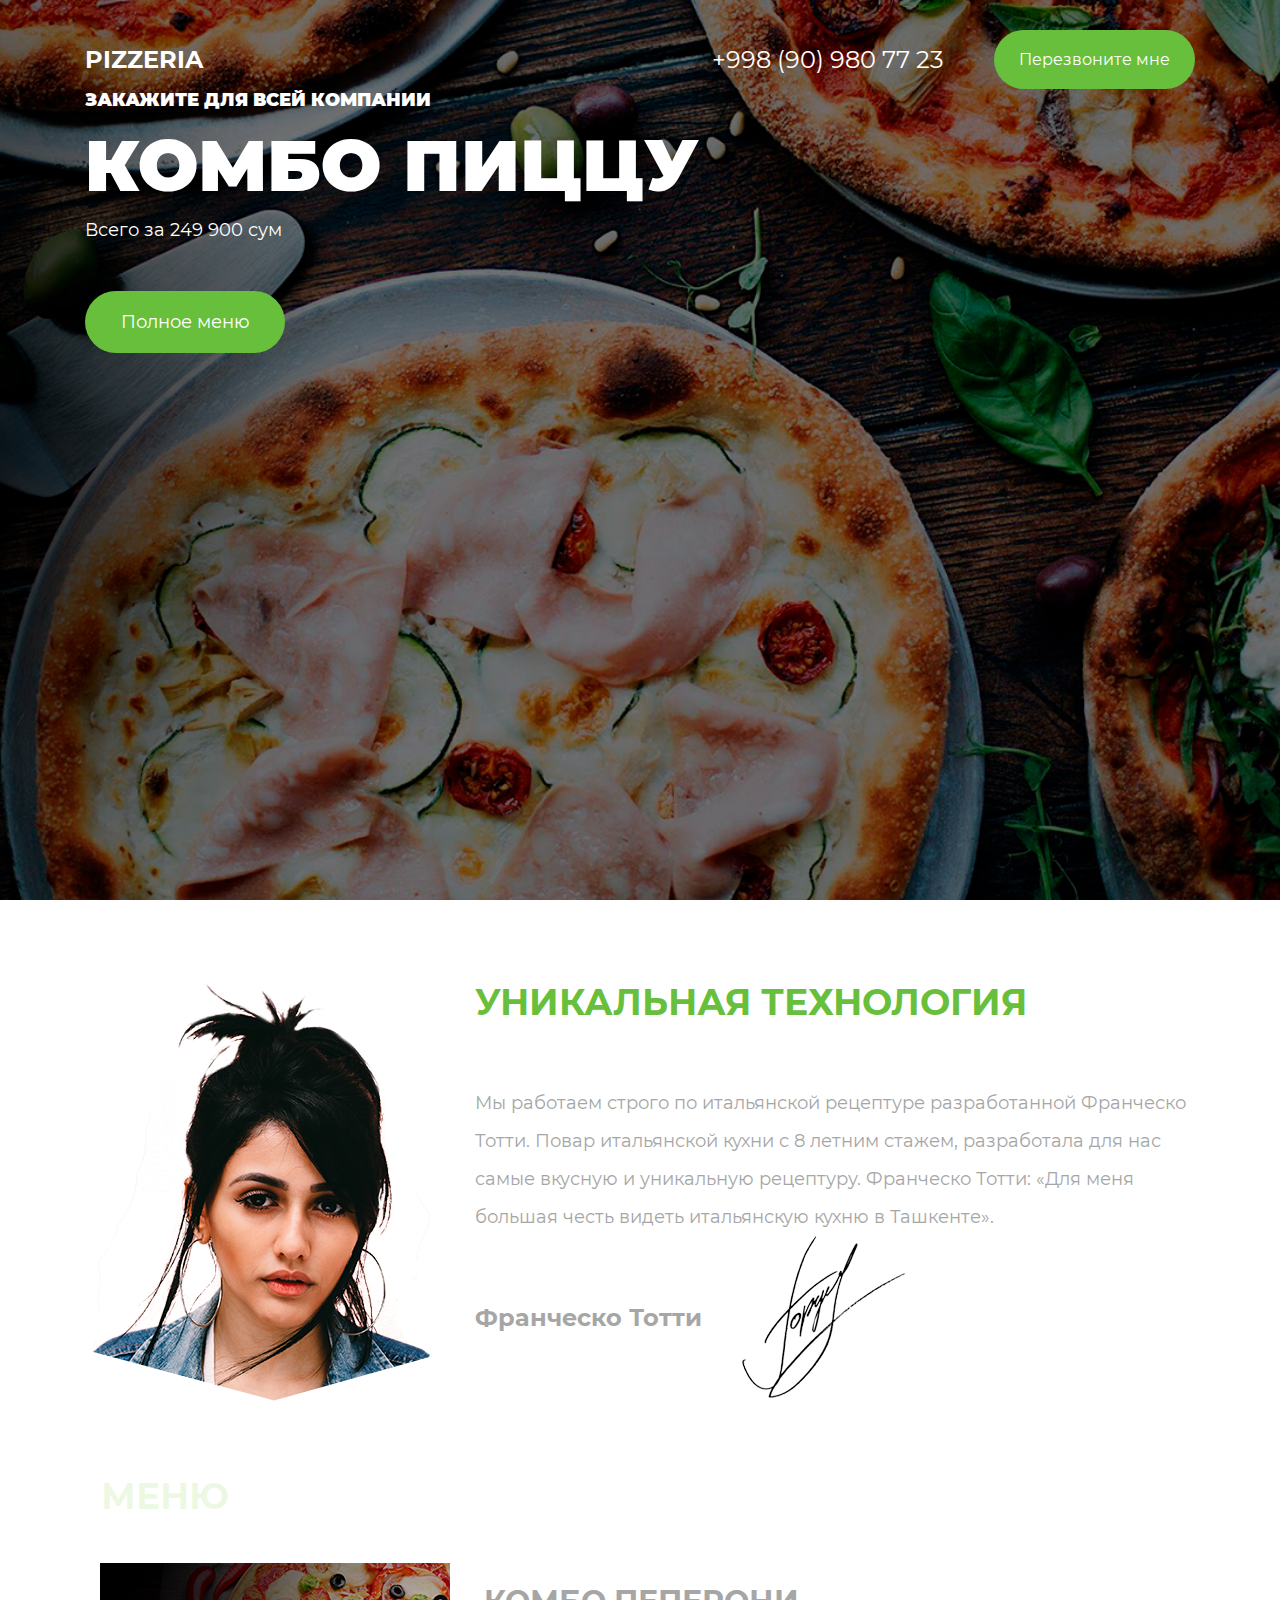
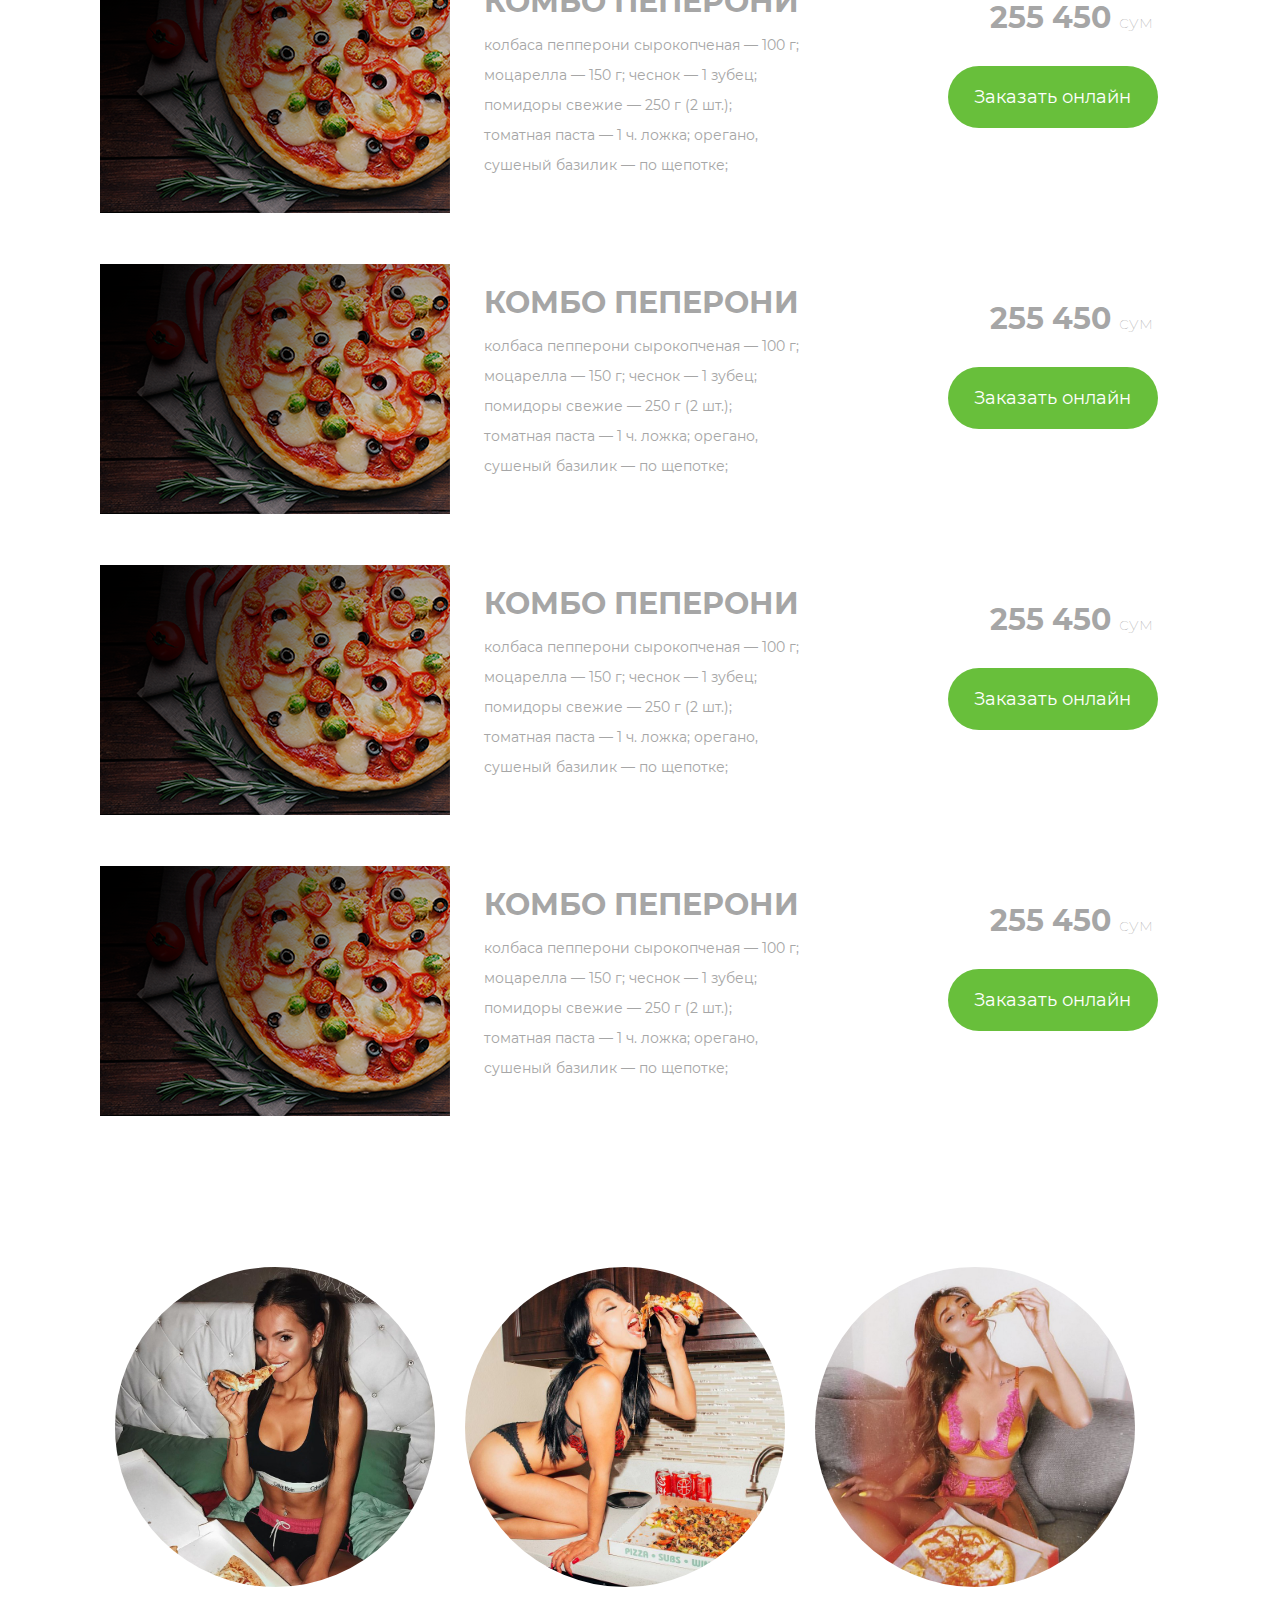
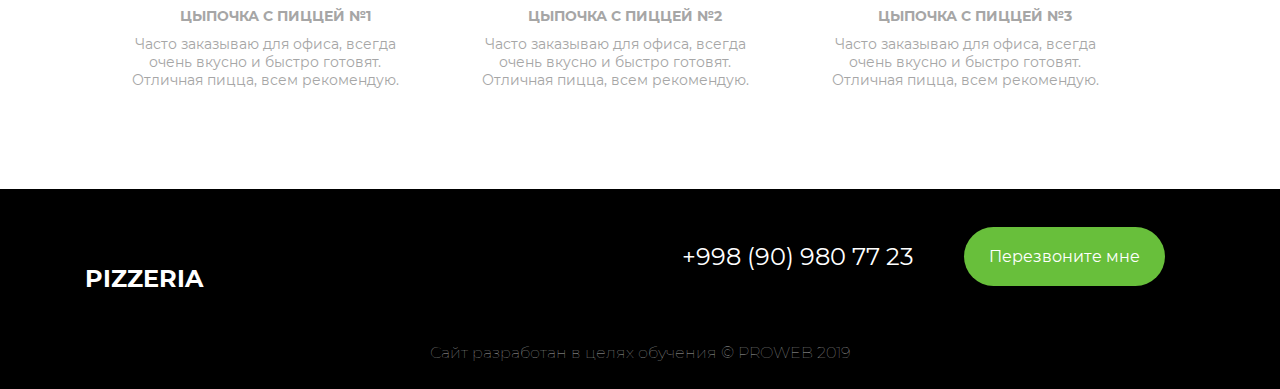
<file: index.html>
<!DOCTYPE html>
<html lang="ru">

<head>
    <meta charset="UTF-8">
    <meta name="viewport" content="width=device-width, initial-scale=1.0">
    <link rel="stylesheet" href="style/style.css">
    <link rel="stylesheet" href="fonts/stylesheet.css">
    <link rel="stylesheet" href="media/media.css">
    <title>pizza</title>
</head>

<body>

    <header class="header mh-100 d-flex flex-column">
    <div class="container">

            <nav class="header__nav d-flex justify-content-between">
                <a href="" class="logo">pizzeria</a>
                <div class="call-us d-flex align-items-center">
                    <p class="number">+998 (90) 980 77 23</p>
                    <a href="tel:+998 (90) 980 77 23" class="number__link">Перезвоните мне</a>
                </div>
            </nav>
            <section class="header__content d-flex flex-column flex-grow-1 justify-content-center">
                <p class="header__par">Закажите для всей компании</p>
                <h1 class="header__h1">комбо пиццу</h1>
                <p class="header__price">Всего за 249 900 сум</p>
                <a href="#fullmenu" class="full__menu">Полное меню</a>
            </section>
    </div>
    </header>


    <main class="main">
        <div class="container">
            <section class="unique__technlogie_content">
                <div class="ut__text_block d-flex justify-content-between">
                    <div class="ut__img"><img src="img/devuwka.png" alt=""></div>
                    <div class="ut__text_block_descr flex-column">
                        <h2 class="ut__title">Уникальная технология</h2>
                        <p class="ut__description">Мы работаем строго по итальянской рецептуре разработанной Франческо
                            Тотти. Повар итальянской кухни с 8 летним стажем, разработала для нас самые вкусную и
                            уникальную рецептуру. Франческо Тотти: «Для меня большая честь видеть итальянскую кухню в
                            Ташкенте».</p>
                        <div class="signa__content d-flex align-items-center">
                            <p class="signa__p">Франческо Тотти</p>
                            <img src="img/ros.png" alt="" class="signa__img">
                        </div>
                    </div>

                </div>
            </section>
        </div>
        <div class="container">
            <section id="fullmenu" class="cards-content row d-flex">
                <h2 class="cards__content_title col-2">меню</h2>
                <div class="card d-flex justify-content-between col-12">
                    <div class="card__img col-3">
                        <img src="img/card.png" alt="" class="pizza__img">
                        <p class="price__card">-20%</p>
                    </div>
                    <div class="product__info d-flex col-5 flex-column">
                    <h2 class="card__title">комбо пеперони</h2>
                    <p class="card__descr">колбаса пепперони сырокопченая — 100 г;
                        моцарелла — 150 г;
                        чеснок — 1 зубец;
                        помидоры свежие — 250 г (2 шт.);
                        томатная паста — 1 ч. ложка;
                        орегано, сушеный базилик — по щепотке;</p>
                    </div>

                    <div class="card__price row col-3 flex-column justify-content-center">
                        <p class="price">255 450 <span class="price__span">сум</span></p>
                        <a href="" class="buy__button">Заказать онлайн</a>
                    </div>
                </div>
                <div class="card d-flex justify-content-between col-12">
                    <div class="card__img col-3"><img src="img/card.png" alt="" class="pizza__img">
                        <p class="price__card">-20%</p>
                    </div>
                    <div class="product__info d-flex col-5 flex-column">
                    <h2 class="card__title">комбо пеперони</h2>
                    <p class="card__descr">колбаса пепперони сырокопченая — 100 г;
                        моцарелла — 150 г;
                        чеснок — 1 зубец;
                        помидоры свежие — 250 г (2 шт.);
                        томатная паста — 1 ч. ложка;
                        орегано, сушеный базилик — по щепотке;</p>
                    </div>

                    <div class="card__price row col-3 flex-column justify-content-center">
                        <p class="price">255 450 <span class="price__span">сум</span></p>
                        <a href="" class="buy__button">Заказать онлайн</a>
                    </div>
                </div>
                <div class="card d-flex justify-content-between col-12">
                    <div class="card__img col-3"><img src="img/card.png" alt="" class="pizza__img">
                        <p class="price__card">-20%</p>
                    </div>
                    <div class="product__info d-flex col-5 flex-column">
                    <h2 class="card__title">комбо пеперони</h2>
                    <p class="card__descr">колбаса пепперони сырокопченая — 100 г;
                        моцарелла — 150 г;
                        чеснок — 1 зубец;
                        помидоры свежие — 250 г (2 шт.);
                        томатная паста — 1 ч. ложка;
                        орегано, сушеный базилик — по щепотке;</p>
                    </div>

                    <div class="card__price row col-3 flex-column justify-content-center">
                        <p class="price">255 450 <span class="price__span">сум</span></p>
                        <a href="" class="buy__button">Заказать онлайн</a>
                    </div>
                </div>
                <div class="card d-flex justify-content-between col-12">
                    <div class="card__img col-3"><img src="img/card.png" alt="" class="pizza__img">
                        <p class="price__card">-20%</p>
                    </div>
                    <div class="product__info d-flex col-5 flex-column">
                    <h2 class="card__title">комбо пеперони</h2>
                    <p class="card__descr">колбаса пепперони сырокопченая — 100 г;
                        моцарелла — 150 г;
                        чеснок — 1 зубец;
                        помидоры свежие — 250 г (2 шт.);
                        томатная паста — 1 ч. ложка;
                        орегано, сушеный базилик — по щепотке;</p>
                    </div>

                    <div class="card__price row col-3 flex-column justify-content-center">
                        <p class="price">255 450 <span class="price__span">сум</span></p>
                        <a href="" class="buy__button">Заказать онлайн</a>
                    </div>
                </div>
            </section>
            <section class="section__reviews d-flex row col-12 justify-content-around">
                <article class="reviews-content d-flex col-12 justify-content-center">
                    <div class="review_card">
                <div class="reviews__img_1"></div>
                <h2 class="reviews__title">Цыпочка с пиццей №1</h2>
                <p class="reviews__description">Часто заказываю для офиса, всегда очень вкусно и быстро готовят. Отличная пицца, всем рекомендую.</p>
            </div>   
            <div class="review_card">
                <div class="reviews__img_2"></div>
                <h2 class="reviews__title">Цыпочка с пиццей №2</h2>
                <p class="reviews__description">Часто заказываю для офиса, всегда очень вкусно и быстро готовят. Отличная пицца, всем рекомендую.</p>
            </div>   
            <div class="review_card">
                <div class="reviews__img_3"></div>
                <h2 class="reviews__title">Цыпочка с пиццей №3</h2>
                <p class="reviews__description">Часто заказываю для офиса, всегда очень вкусно и быстро готовят. Отличная пицца, всем рекомендую.</p>
            </div>   
            </article>
            </section>
        </div>
    </main>
    <footer class="footer">
    <div class="container">
            <section class="footer-content">
                <article class="first__footer_line d-flex row col-12 justify-content-between">
                    <a href="" class="logo">pizzeria</a>
                    <div class="footer__call-us d-flex align-items-center">
                        <p class="footer__number">+998 (90) 980 77 23</p>
                        <a href="tel:+998 (90) 980 77 23" class="footer__number_link">Перезвоните мне</a>
                    </div>
                </article>
                <p class="footer__descr">Сайт разработан в целях обучения © PROWEB 2019</p>
        </section>
    </div>
    </footer>


</body>

</html>
</file>
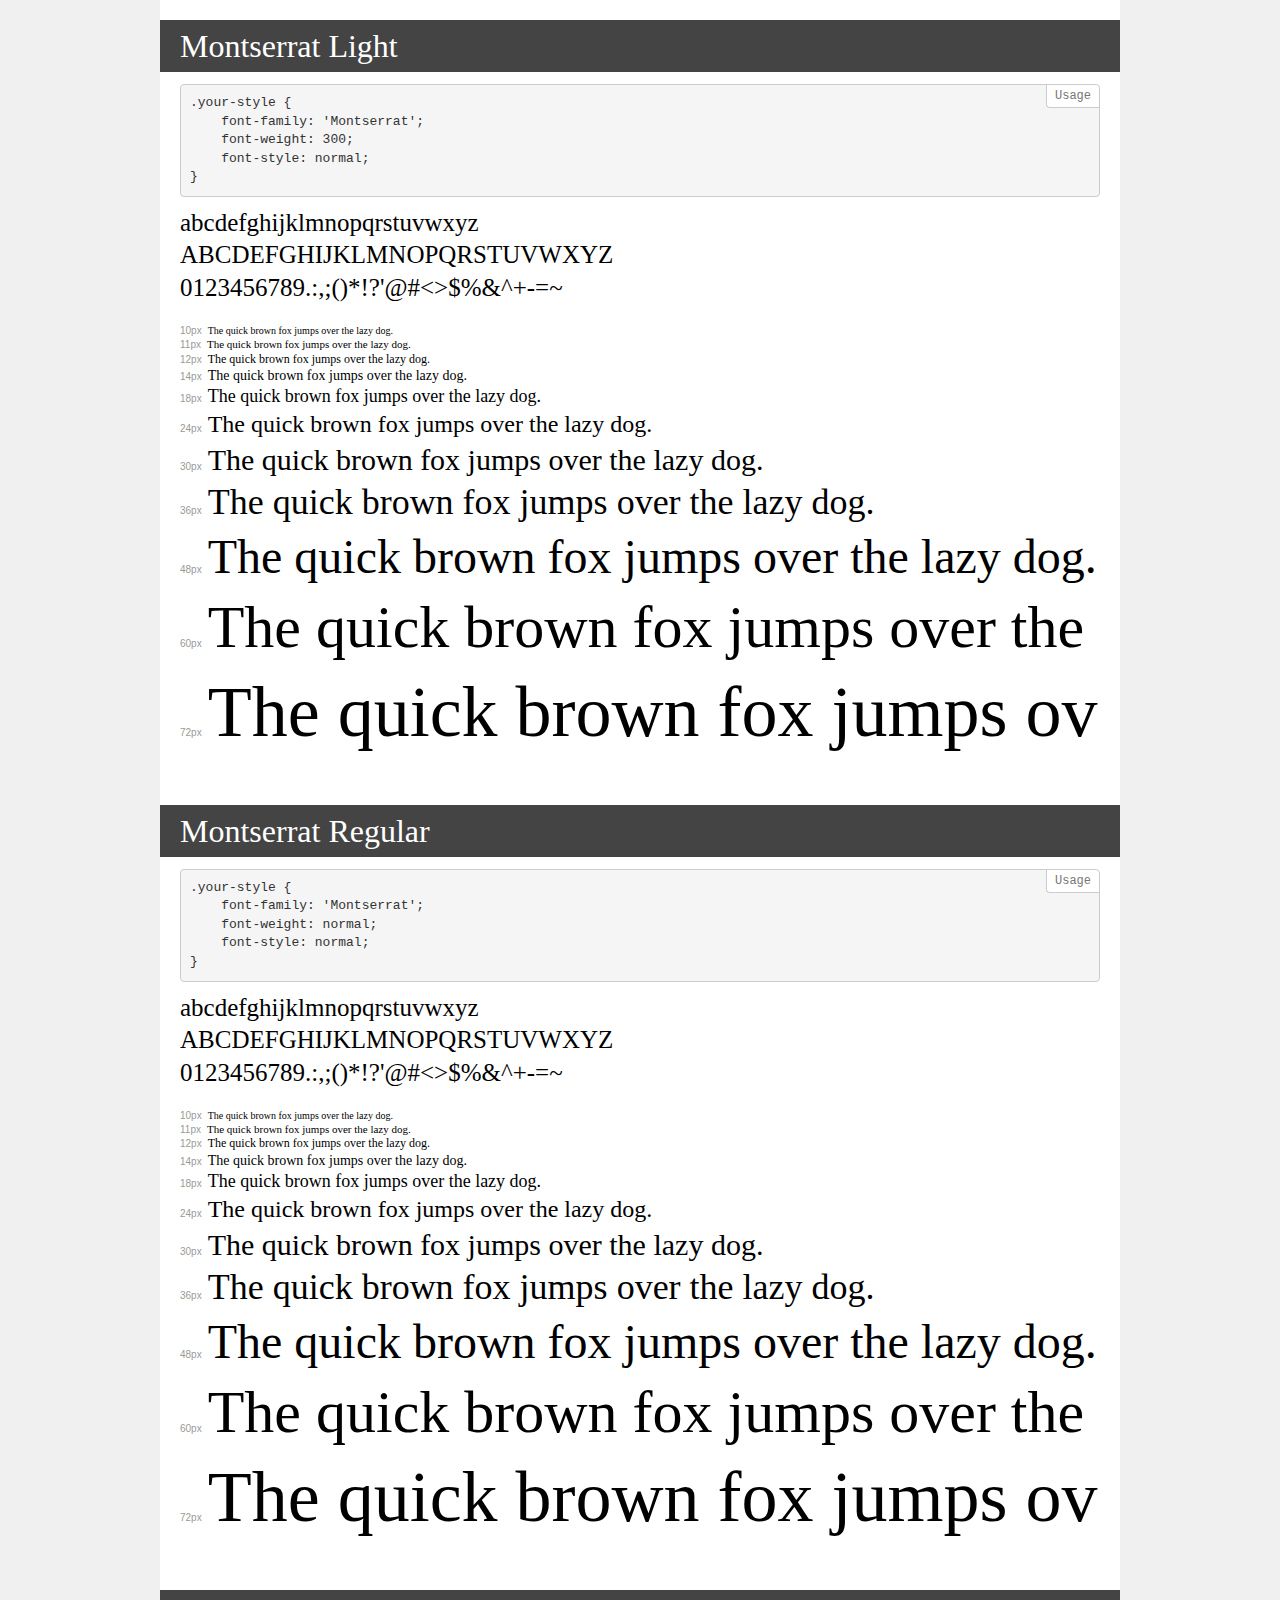
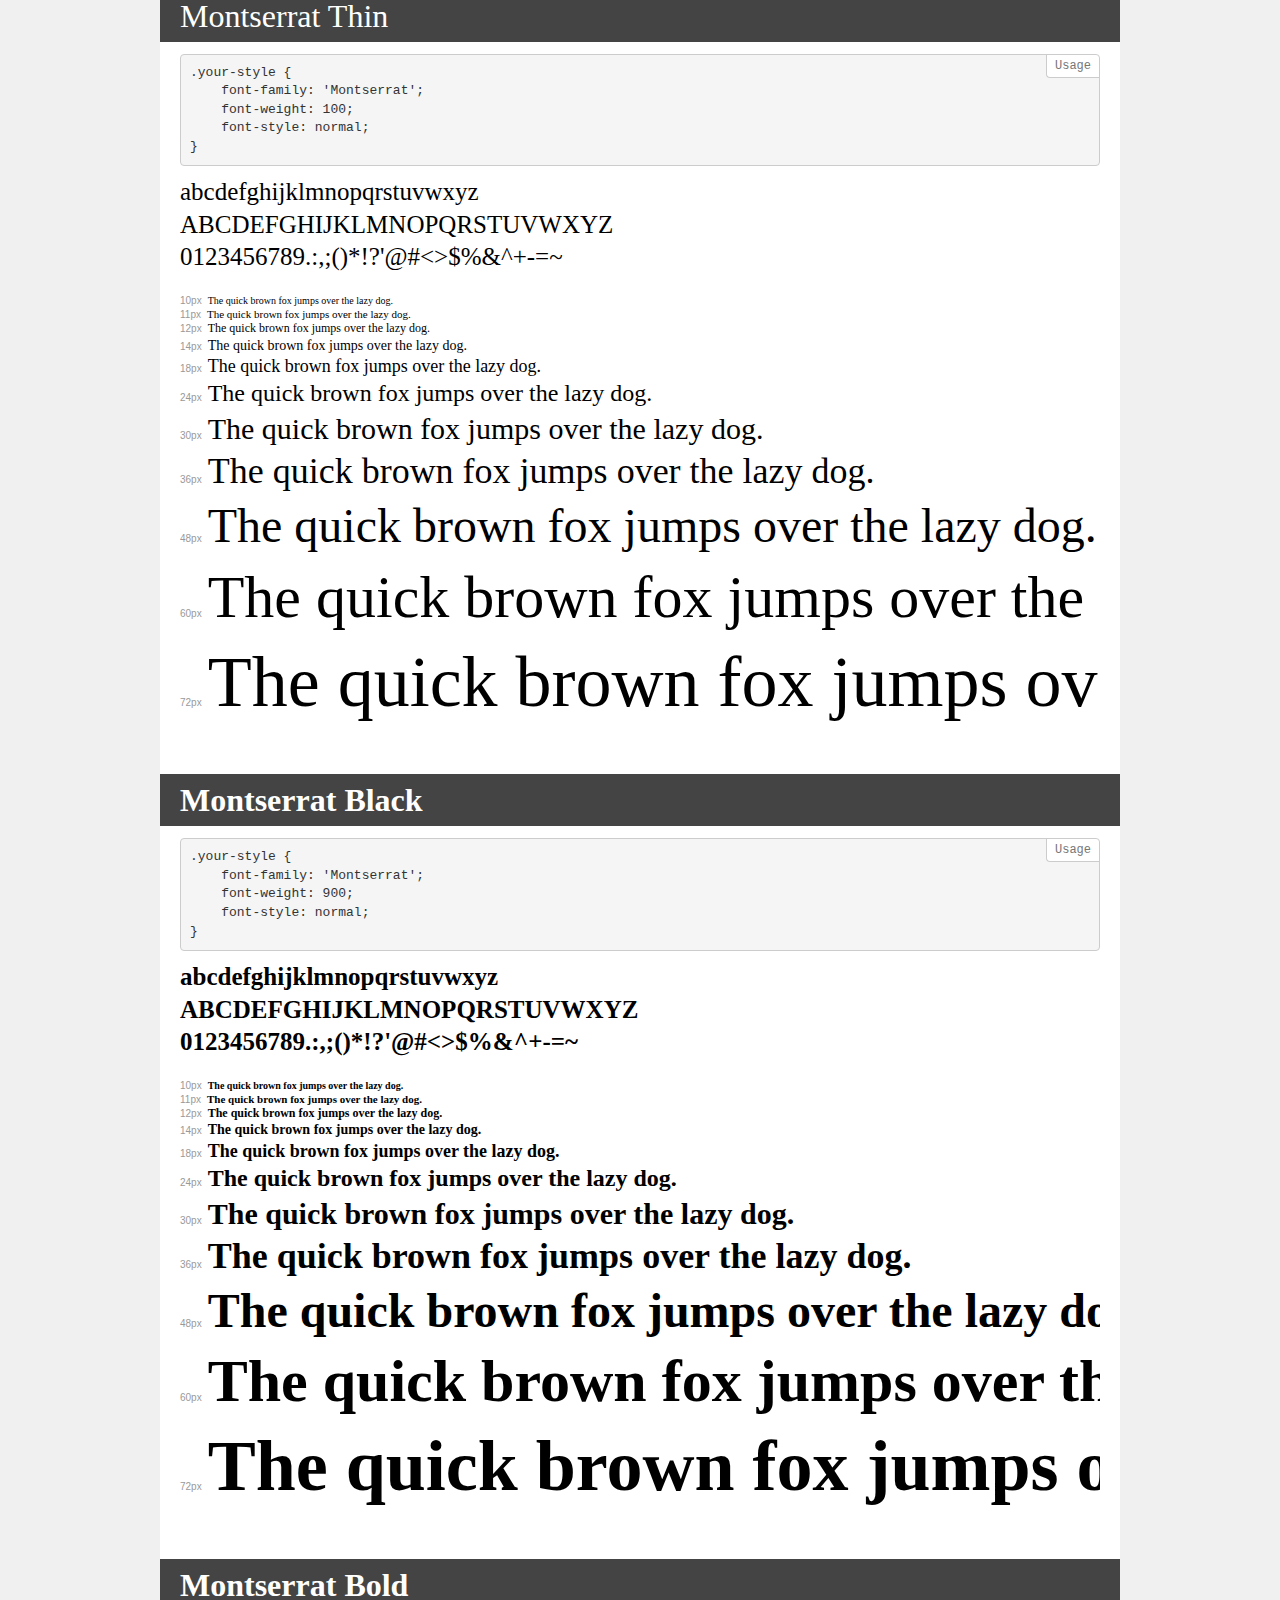
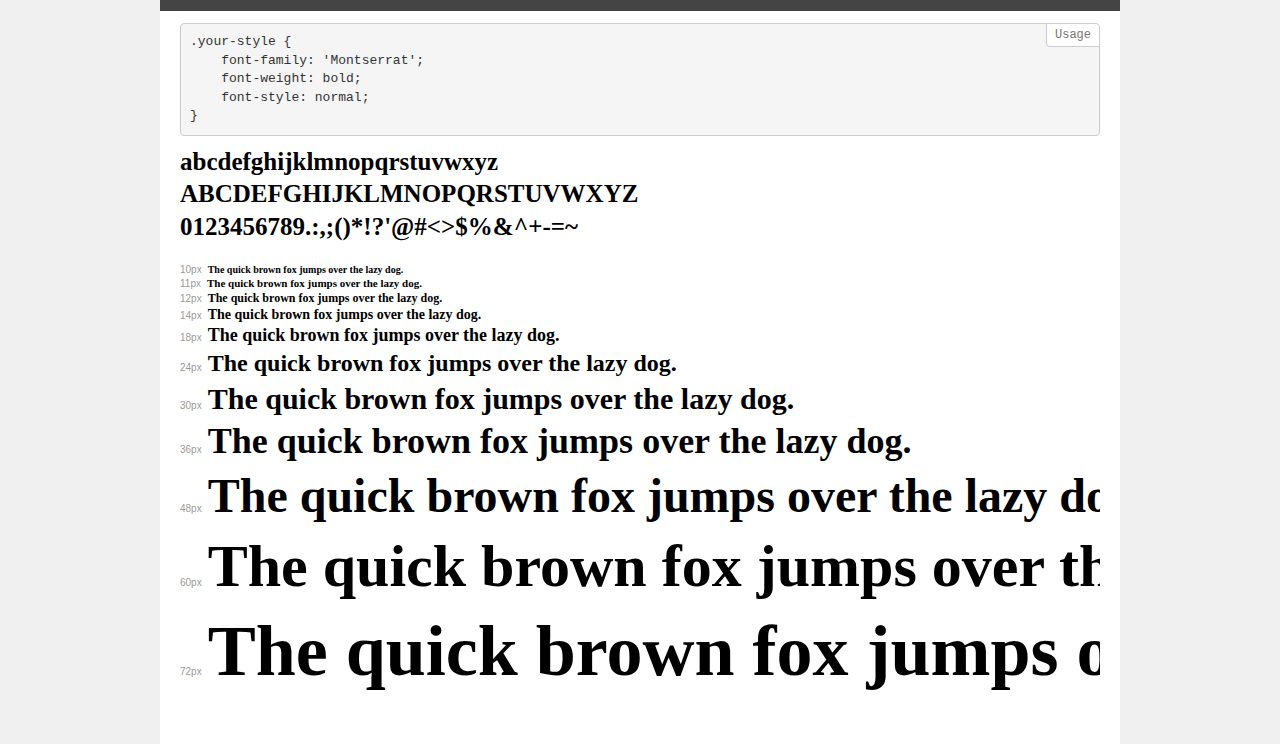
<file: fonts/demo.html>
<!DOCTYPE html>
<html lang="en">
<head>
    <meta charset="utf-8">
    <meta http-equiv="X-UA-Compatible" content="IE=edge">
    <meta name="viewport" content="width=device-width, initial-scale=1">
    <meta name="robots" content="noindex, noarchive">
    <meta name="format-detection" content="telephone=no">
    <title>Transfonter demo</title>
    <link href="stylesheet.css" rel="stylesheet">
    <style>
        /*
        http://meyerweb.com/eric/tools/css/reset/
        v2.0 | 20110126
        License: none (public domain)
        */
        html, body, div, span, applet, object, iframe,
        h1, h2, h3, h4, h5, h6, p, blockquote, pre,
        a, abbr, acronym, address, big, cite, code,
        del, dfn, em, img, ins, kbd, q, s, samp,
        small, strike, strong, sub, sup, tt, var,
        b, u, i, center,
        dl, dt, dd, ol, ul, li,
        fieldset, form, label, legend,
        table, caption, tbody, tfoot, thead, tr, th, td,
        article, aside, canvas, details, embed,
        figure, figcaption, footer, header, hgroup,
        menu, nav, output, ruby, section, summary,
        time, mark, audio, video {
            margin: 0;
            padding: 0;
            border: 0;
            font-size: 100%;
            font: inherit;
            vertical-align: baseline;
        }
        /* HTML5 display-role reset for older browsers */
        article, aside, details, figcaption, figure,
        footer, header, hgroup, menu, nav, section {
            display: block;
        }
        body {
            line-height: 1;
        }
        ol, ul {
            list-style: none;
        }
        blockquote, q {
            quotes: none;
        }
        blockquote:before, blockquote:after,
        q:before, q:after {
            content: '';
            content: none;
        }
        table {
            border-collapse: collapse;
            border-spacing: 0;
        }
        /* demo styles */
        body {
            background: #f0f0f0;
            color: #000;
        }
        .page {
            background: #fff;
            width: 920px;
            margin: 0 auto;
            padding: 20px 20px 0 20px;
            overflow: hidden;
        }
        .font-container {
            overflow-x: auto;
            overflow-y: hidden;
            margin-bottom: 40px;
            line-height: 1.3;
            white-space: nowrap;
            padding-bottom: 5px;
        }
        h1 {
            position: relative;
            background: #444;
            font-size: 32px;
            color: #fff;
            padding: 10px 20px;
            margin: 0 -20px 12px -20px;
        }
        .letters {
            font-size: 25px;
            margin-bottom: 20px;
        }
        .s10:before {
            content: '10px';
        }
        .s11:before {
            content: '11px';
        }
        .s12:before {
            content: '12px';
        }
        .s14:before {
            content: '14px';
        }
        .s18:before {
            content: '18px';
        }
        .s24:before {
            content: '24px';
        }
        .s30:before {
            content: '30px';
        }
        .s36:before {
            content: '36px';
        }
        .s48:before {
            content: '48px';
        }
        .s60:before {
            content: '60px';
        }
        .s72:before {
            content: '72px';
        }
        .s10:before, .s11:before, .s12:before, .s14:before,
        .s18:before, .s24:before, .s30:before, .s36:before,
        .s48:before, .s60:before, .s72:before {
            font-family: Arial, sans-serif;
            font-size: 10px;
            font-weight: normal;
            font-style: normal;
            color: #999;
            padding-right: 6px;
        }
        pre {
            display: block;
            position: relative;
            padding: 9px;
            margin: 0 0 10px;
            font-family: Monaco, Menlo, Consolas, "Courier New", monospace;
            font-size: 13px;
            line-height: 1.428571429;
            color: #333;
            font-weight: normal;
            font-style: normal;
            background-color: #f5f5f5;
            border: 1px solid #ccc;
            overflow-x: auto;
            border-radius: 4px;
        }
        pre:after {
            display: block;
            position: absolute;
            right: 0;
            top: 0;
            content: 'Usage';
            line-height: 1;
            padding: 5px 8px;
            font-size: 12px;
            color: #767676;
            background-color: #fff;
            border: 1px solid #ccc;
            border-right: none;
            border-top: none;
            border-radius: 0 4px 0 4px;
            z-index: 10;
        }
        /* responsive */
        @media (max-width: 959px) {
            .page {
                width: auto;
                margin: 0;
            }
        }
    </style>
</head>
<body>
<div class="page">
    <div class="demo">
        <h1 style="font-family: 'Montserrat'; font-weight: 300; font-style: normal;">Montserrat Light</h1>
        <pre>.your-style {
    font-family: 'Montserrat';
    font-weight: 300;
    font-style: normal;
}</pre>
        <div class="font-container" style="font-family: 'Montserrat'; font-weight: 300; font-style: normal;">
            <p class="letters">
                abcdefghijklmnopqrstuvwxyz<br>
ABCDEFGHIJKLMNOPQRSTUVWXYZ<br>
                0123456789.:,;()*!?'@#<>$%&^+-=~
            </p>
            <p class="s10" style="font-size: 10px;">The quick brown fox jumps over the lazy dog.</p>
            <p class="s11" style="font-size: 11px;">The quick brown fox jumps over the lazy dog.</p>
            <p class="s12" style="font-size: 12px;">The quick brown fox jumps over the lazy dog.</p>
            <p class="s14" style="font-size: 14px;">The quick brown fox jumps over the lazy dog.</p>
            <p class="s18" style="font-size: 18px;">The quick brown fox jumps over the lazy dog.</p>
            <p class="s24" style="font-size: 24px;">The quick brown fox jumps over the lazy dog.</p>
            <p class="s30" style="font-size: 30px;">The quick brown fox jumps over the lazy dog.</p>
            <p class="s36" style="font-size: 36px;">The quick brown fox jumps over the lazy dog.</p>
            <p class="s48" style="font-size: 48px;">The quick brown fox jumps over the lazy dog.</p>
            <p class="s60" style="font-size: 60px;">The quick brown fox jumps over the lazy dog.</p>
            <p class="s72" style="font-size: 72px;">The quick brown fox jumps over the lazy dog.</p>
        </div>
    </div>
    <div class="demo">
        <h1 style="font-family: 'Montserrat'; font-weight: normal; font-style: normal;">Montserrat Regular</h1>
        <pre>.your-style {
    font-family: 'Montserrat';
    font-weight: normal;
    font-style: normal;
}</pre>
        <div class="font-container" style="font-family: 'Montserrat'; font-weight: normal; font-style: normal;">
            <p class="letters">
                abcdefghijklmnopqrstuvwxyz<br>
ABCDEFGHIJKLMNOPQRSTUVWXYZ<br>
                0123456789.:,;()*!?'@#<>$%&^+-=~
            </p>
            <p class="s10" style="font-size: 10px;">The quick brown fox jumps over the lazy dog.</p>
            <p class="s11" style="font-size: 11px;">The quick brown fox jumps over the lazy dog.</p>
            <p class="s12" style="font-size: 12px;">The quick brown fox jumps over the lazy dog.</p>
            <p class="s14" style="font-size: 14px;">The quick brown fox jumps over the lazy dog.</p>
            <p class="s18" style="font-size: 18px;">The quick brown fox jumps over the lazy dog.</p>
            <p class="s24" style="font-size: 24px;">The quick brown fox jumps over the lazy dog.</p>
            <p class="s30" style="font-size: 30px;">The quick brown fox jumps over the lazy dog.</p>
            <p class="s36" style="font-size: 36px;">The quick brown fox jumps over the lazy dog.</p>
            <p class="s48" style="font-size: 48px;">The quick brown fox jumps over the lazy dog.</p>
            <p class="s60" style="font-size: 60px;">The quick brown fox jumps over the lazy dog.</p>
            <p class="s72" style="font-size: 72px;">The quick brown fox jumps over the lazy dog.</p>
        </div>
    </div>
    <div class="demo">
        <h1 style="font-family: 'Montserrat'; font-weight: 100; font-style: normal;">Montserrat Thin</h1>
        <pre>.your-style {
    font-family: 'Montserrat';
    font-weight: 100;
    font-style: normal;
}</pre>
        <div class="font-container" style="font-family: 'Montserrat'; font-weight: 100; font-style: normal;">
            <p class="letters">
                abcdefghijklmnopqrstuvwxyz<br>
ABCDEFGHIJKLMNOPQRSTUVWXYZ<br>
                0123456789.:,;()*!?'@#<>$%&^+-=~
            </p>
            <p class="s10" style="font-size: 10px;">The quick brown fox jumps over the lazy dog.</p>
            <p class="s11" style="font-size: 11px;">The quick brown fox jumps over the lazy dog.</p>
            <p class="s12" style="font-size: 12px;">The quick brown fox jumps over the lazy dog.</p>
            <p class="s14" style="font-size: 14px;">The quick brown fox jumps over the lazy dog.</p>
            <p class="s18" style="font-size: 18px;">The quick brown fox jumps over the lazy dog.</p>
            <p class="s24" style="font-size: 24px;">The quick brown fox jumps over the lazy dog.</p>
            <p class="s30" style="font-size: 30px;">The quick brown fox jumps over the lazy dog.</p>
            <p class="s36" style="font-size: 36px;">The quick brown fox jumps over the lazy dog.</p>
            <p class="s48" style="font-size: 48px;">The quick brown fox jumps over the lazy dog.</p>
            <p class="s60" style="font-size: 60px;">The quick brown fox jumps over the lazy dog.</p>
            <p class="s72" style="font-size: 72px;">The quick brown fox jumps over the lazy dog.</p>
        </div>
    </div>
    <div class="demo">
        <h1 style="font-family: 'Montserrat'; font-weight: 900; font-style: normal;">Montserrat Black</h1>
        <pre>.your-style {
    font-family: 'Montserrat';
    font-weight: 900;
    font-style: normal;
}</pre>
        <div class="font-container" style="font-family: 'Montserrat'; font-weight: 900; font-style: normal;">
            <p class="letters">
                abcdefghijklmnopqrstuvwxyz<br>
ABCDEFGHIJKLMNOPQRSTUVWXYZ<br>
                0123456789.:,;()*!?'@#<>$%&^+-=~
            </p>
            <p class="s10" style="font-size: 10px;">The quick brown fox jumps over the lazy dog.</p>
            <p class="s11" style="font-size: 11px;">The quick brown fox jumps over the lazy dog.</p>
            <p class="s12" style="font-size: 12px;">The quick brown fox jumps over the lazy dog.</p>
            <p class="s14" style="font-size: 14px;">The quick brown fox jumps over the lazy dog.</p>
            <p class="s18" style="font-size: 18px;">The quick brown fox jumps over the lazy dog.</p>
            <p class="s24" style="font-size: 24px;">The quick brown fox jumps over the lazy dog.</p>
            <p class="s30" style="font-size: 30px;">The quick brown fox jumps over the lazy dog.</p>
            <p class="s36" style="font-size: 36px;">The quick brown fox jumps over the lazy dog.</p>
            <p class="s48" style="font-size: 48px;">The quick brown fox jumps over the lazy dog.</p>
            <p class="s60" style="font-size: 60px;">The quick brown fox jumps over the lazy dog.</p>
            <p class="s72" style="font-size: 72px;">The quick brown fox jumps over the lazy dog.</p>
        </div>
    </div>
    <div class="demo">
        <h1 style="font-family: 'Montserrat'; font-weight: bold; font-style: normal;">Montserrat Bold</h1>
        <pre>.your-style {
    font-family: 'Montserrat';
    font-weight: bold;
    font-style: normal;
}</pre>
        <div class="font-container" style="font-family: 'Montserrat'; font-weight: bold; font-style: normal;">
            <p class="letters">
                abcdefghijklmnopqrstuvwxyz<br>
ABCDEFGHIJKLMNOPQRSTUVWXYZ<br>
                0123456789.:,;()*!?'@#<>$%&^+-=~
            </p>
            <p class="s10" style="font-size: 10px;">The quick brown fox jumps over the lazy dog.</p>
            <p class="s11" style="font-size: 11px;">The quick brown fox jumps over the lazy dog.</p>
            <p class="s12" style="font-size: 12px;">The quick brown fox jumps over the lazy dog.</p>
            <p class="s14" style="font-size: 14px;">The quick brown fox jumps over the lazy dog.</p>
            <p class="s18" style="font-size: 18px;">The quick brown fox jumps over the lazy dog.</p>
            <p class="s24" style="font-size: 24px;">The quick brown fox jumps over the lazy dog.</p>
            <p class="s30" style="font-size: 30px;">The quick brown fox jumps over the lazy dog.</p>
            <p class="s36" style="font-size: 36px;">The quick brown fox jumps over the lazy dog.</p>
            <p class="s48" style="font-size: 48px;">The quick brown fox jumps over the lazy dog.</p>
            <p class="s60" style="font-size: 60px;">The quick brown fox jumps over the lazy dog.</p>
            <p class="s72" style="font-size: 72px;">The quick brown fox jumps over the lazy dog.</p>
        </div>
    </div>
</div>
</body>
</html>
</file>
<file: style/style.css>
@import '../fonts/stylesheet.css';
@import '../media/media.css';
/* 
font-family: 'Montserrat-Light';
font-family: 'Montserrat-Black';
font-family: 'Montserrat-Bold';
font-family: 'Montserrat-Thin';
font-family: 'Montserrat-Bold';
font-family: 'Montserrat-Regular'; */

:root {
    --f400: 'Montserrat-Regular';
    --f100: 'Montserrat-Thin';
    --f300: 'Montserrat-Light';
    --f700: 'Montserrat-Bold';
    --f900: 'Montserrat-Black';
    --fR700: 'Montserrat-Bold';
    --green: #68bf3b;
    --light_green: #68cd1620;
    --white: #fff;
    --dark: #060503;
    --grey_light: #a6a6a6;



    --col-1: calc(100% / 12);
    --col-2: calc(100% / 12 * 2);
    --col-3: calc(100% / 12 * 3);
    --col-4: calc(100% / 12 * 4);
    --col-5: calc(100% / 12 * 5);
    --col-6: calc(100% / 12 * 6);
    --col-7: calc(100% / 12 * 7);
    --col-8: calc(100% / 12 * 8);
    --col-9: calc(100% / 12 * 9);
    --col-10: calc(100% / 12 * 10);
    --col-11: calc(100% / 12 * 11);
    --col-12: 100%;
}

* {
    padding: 0;
    margin: 0;
    text-decoration: none;
    list-style: none;
    box-sizing: border-box;
    font-family: 'Montserrat-Regular';
    color: var(--grey_light);
    user-select: none;
    font-family: var(--f400);
    scroll-behavior: smooth;
}



.row {
    display: flex;
    flex-wrap: wrap;
    margin: 0 -15px;
}

.col-1 {
    width: var(--col-1);
    padding: 0 15px;
}

.col-2 {
    width: var(--col-2);
    padding: 0 15px;
}

.col-3 {
    width: var(--col-3);
    padding: 0 15px;
}

.col-4 {
    width: var(--col-4);
    padding: 0 15px;
}

.col-5 {
    width: var(--col-5);
    padding: 0 15px;
}

.col-6 {
    width: var(--col-6);
    padding: 0 15px;
}

.col-7 {
    width: var(--col-7);
    padding: 0 15px;
}

.col-8 {
    width: var(--col-8);
    padding: 0 15px;
}

.col-9 {
    width: var(--col-9);
    padding: 0 15px;
}

.col-10 {
    width: var(--col-10);
    padding: 0 15px;
}

.col-11 {
    width: var(--col-11);
    padding: 0 15px;
}

.col-12 {
    width: var(--col-12);
    padding: 0 15px;
}

.col {
    width: auto;
    padding: 0 15px;
}

.justify-content-center {
    justify-content: center;
}

.justify-content-between {
    justify-content: space-between;
}

.justify-content-start {
    justify-content: flex-start;
}

.justify-content-end {
    justify-content: flex-end;
}

.justify-content-around {
    justify-content: space-around;
}

.justify-content-end {
    justify-content: flex-end;
}

.align-items-center {
    align-items: center;
}

.align-items-start {
    align-items: flex-start;
}

.align-items-end {
    align-items: flex-end;
}

.flex-column {
    flex-direction: column;
}

.flex-grow-1 {
    flex-grow: 1;
}

.d-flex {
    display: flex;
}

.flex-wrap {
    font-weight: wrap;
}

.mh-100 {
    min-height: 100vh;
}

.ml-auto {
    margin-left: auto;
}

.mr-auto {
    margin-right: auto;
}

/* =============================== header ========================== */
.header {
    background: url(../img/bg.png) no-repeat center center /cover;
    min-height: 100vh;
    margin-bottom: 80px;

}
.container {
    max-width: 1140px;
    width: 100%;
    margin: 0 auto;
    padding: 0 15px;
}

.header__nav {

}

.logo {
    color: var(--white);
    font-size: 24px;
    font-family: var(--f700);
    text-transform: uppercase;
    padding-top: 45px;
}

.number {
    font-family: var(--f400);
    color: var(--white);
    font-size: 24px;

}

.call-us {
    padding-top: 30px;
}

.number__link {
    font-family: var(--f400);
    color: var(--white);
    font-size: 16px;
    padding: 20px 25px;
    background: var(--green);
    border-radius: 100px;
    margin-left: 50px;

}
.header__content{
    
}

.header__par {
    font-family: var(--f900);
    color: var(--white);
    font-size: 18px;
    text-transform: uppercase;
}

.header__h1 {
    font-family: var(--f900);
    color: var(--white);
    font-size: 72px;
    text-transform: uppercase;
    margin-bottom: 10px;
    margin-top: 10px;

}

.header__price {
    font-family: var(--f400);
    color: var(--white);
    font-size: 18px;
    margin-bottom: 50px;
}

.full__menu {
    font-family: var(--f400);
    color: var(--white);
    font-size: 18px;
    padding: 20px 25px;
    background: var(--green);
    border-radius: 100px;
    width: 200px;
    text-align: center;


}



/* =============================== /header ========================== */
/* =============================== main ========================== */
.unique__technlogie_content{
    margin-bottom: 65px;
}
.cards__content_title{
    margin-bottom: 45px;
    text-align: center;
}
.ut__title{
    color: var(--green);
    font-size: 36px;
    font-family: var(--f700);
    text-transform: uppercase;
    padding-bottom: 60px;
}  
.ut__description{
    color: var(--grey_light);
    font-size: 18px;
    font-family: var(--f400);
    max-width: 720px;
    line-height: 38px;
}
.signa__p{
    color: var(--grey_light);
    font-size: 24px;
    font-family: var(--f700);
}
.signa__p{
    margin-right: 40px;
}
.cards__content_title{
    color: var(--light_green);
    font-size: 36px;
    font-family: var(--f700);
    text-transform: uppercase;
}
.card__img{
    margin-right: 60px;
}
.pizza__img{
    position: absolute;
}
.pizza__img:hover ~ .price__card{
    opacity: 1;
    

}
.price__card{
    font-family: var(--f700);
    text-transform: uppercase;
    font-size: 18px; 
    position: absolute;
    color: var(--white);
    background: var(--green);
    padding: 20px 8px;
    border-radius: 100px;
    width: max-content;
    height: max-content;
    margin-top: 30px;
    margin-left: 30px;
    opacity: 0;
    transition: 1s;
    
}
.cards-content{
    margin-bottom: 100px;
}
.card{
    margin-bottom: 100px;
}
.card__descr{
    max-width: 315px;
    max-height: 134px;
    line-height: 30px;
    font-size: 14px;
    font-family: var(--f400);
    margin-left: 15px;
}
.card__title{
    font-family: var(--f700);
    text-transform: uppercase;
    font-size: 30px;
    padding-bottom: 10px;
    padding-top: 20px;
    margin-left: 15px;
}
.price{
    font-family: var(--f700);
    font-size: 30px;
    text-align: center;
    margin-bottom: 30px;
    
}
.price__span{
    font-family: var(--f100);
    font-size: 18px;
}
.buy__button{
    font-family: var(--f400);
    color: var(--white);
    font-size: 18px;
    padding: 20px 25px;
    background: var(--green);
    border-radius: 100px;
    width: 210px;
    text-align: center;

}
.section__reviews{
    margin-bottom: 100px;
}
.reviews-content{
    justify-content: center;
    justify-content: space-around;
}
.reviews__img_1{
    background: url(../img/girl1.jpg);
    height: 320px;
    width: 320px;
    background-position: top;
    background-size: cover;
    border-radius: 100%;
    margin-bottom: 20px;
}
.reviews__img_2{
    background: url(../img/girl2.jpg);
    height: 320px;
    width: 320px;
    background-position: top;
    background-size: cover;
    border-radius: 100%;
    margin-bottom: 20px;

}
.reviews__img_3{
    background: url(../img/girl3.jpg);
    height: 320px;
    width: 320px;
    background-position: top;
    background-size: cover;
    border-radius: 100%;
    margin-bottom: 20px;

}
.reviews__title{
    text-align: center;
    text-transform: uppercase;
    font-family: var(--f700);
    font-size: 14px;
    margin-bottom: 10px;
}
.reviews__description{
    max-width: 300px;
    text-align: center;
    font-size: 14px;
}
/* .div :nth-child(){
    background: url(../img/girl2.png);
} */
/* =============================== /main ========================== */
/* ---------------------------------footer--------------------------------------------------------- */
.footer{
    background: #000;
    min-height: 200px;
}

.first__footer_line{
    padding-top: 30px;
    margin-bottom: 50px;
}
.footer__number {
    font-family: var(--f400);
    color: var(--white);
    font-size: 24px;

}

.footer__number_link {
    font-family: var(--f400);
    color: var(--white);
    font-size: 16px;
    padding: 20px 25px;
    background: var(--green);
    border-radius: 100px;
    margin-left: 50px;
}

.footer__descr{
    font-family: var(--f100);
    text-align: center;
    font-size: 16px;
}
</file>
<file: fonts/stylesheet.css>
@font-face {
    font-family: 'Montserrat-Light';
    src: url('Montserrat-Light.eot');
    src: url('Montserrat-Light.eot?#iefix') format('embedded-opentype'),
        url('Montserrat-Light.woff2') format('woff2'),
        url('Montserrat-Light.woff') format('woff'),
        url('Montserrat-Light.ttf') format('truetype');
    font-weight: 300;
    font-style: normal;
    font-display: swap;
}

@font-face {
    font-family: 'Montserrat-Regular';
    src: url('Montserrat-Regular.eot');
    src: url('Montserrat-Regular.eot?#iefix') format('embedded-opentype'),
        url('Montserrat-Regular.woff2') format('woff2'),
        url('Montserrat-Regular.woff') format('woff'),
        url('Montserrat-Regular.ttf') format('truetype');
    font-weight: normal;
    font-style: normal;
    font-display: swap;
}

@font-face {
    font-family: 'Montserrat-Thin';
    src: url('Montserrat-Thin.eot');
    src: url('Montserrat-Thin.eot?#iefix') format('embedded-opentype'),
        url('Montserrat-Thin.woff2') format('woff2'),
        url('Montserrat-Thin.woff') format('woff'),
        url('Montserrat-Thin.ttf') format('truetype');
    font-weight: 100;
    font-style: normal;
    font-display: swap;
}

@font-face {
    font-family: 'Montserrat-Black';
    src: url('Montserrat-Black.eot');
    src: url('Montserrat-Black.eot?#iefix') format('embedded-opentype'),
        url('Montserrat-Black.woff2') format('woff2'),
        url('Montserrat-Black.woff') format('woff'),
        url('Montserrat-Black.ttf') format('truetype');
    font-weight: 900;
    font-style: normal;
    font-display: swap;
}

@font-face {
    font-family: 'Montserrat-Bold';
    src: url('Montserrat-Bold.eot');
    src: url('Montserrat-Bold.eot?#iefix') format('embedded-opentype'),
        url('Montserrat-Bold.woff2') format('woff2'),
        url('Montserrat-Bold.woff') format('woff'),
        url('Montserrat-Bold.ttf') format('truetype');
    font-weight: bold;
    font-style: normal;
    font-display: swap;
}
</file>
<file: media/media.css>
@media (max-width: 1140px){
    .container{
        max-width: 950px; 
    }
    .number{
        font-size: 19px;
    }
    .ut__img img{
        width: 250px;
        margin-right: 20px;
    }
    .signa__img{
        width: 100px;
    }
    .number__link{
        margin-left: 30px;
        padding: 19px 19px;
        font-size: 15px;
    }
    .header__par{
        font-size: 18px;
    }
    .header__h1{
        font-size: 60px;
    }
    .header__price{
        font-size: 16px;
    }
    .ut__title{
        font-size:25px;
        padding-bottom: 20px;
    }
    .ut__description{
        max-width: 500px;
        text-align: justify;
        line-height: 29px;
    }
    .ut__text_block{
       justify-content: flex-start;
    }
    .section__reviews{
        margin-top: 50px;
        justify-content: space-between;

    }
    .reviews__img_1{
        width: 250px;
        height: 250px;
    }
    .review_card{
     margin-left: 30px; 
    }
    .reviews__img_2{
        width: 250px;
        height: 250px;

    }
    .reviews__img_3{
        width: 250px;
        height: 250px;
    }
    .reviews__title{
        text-align: center;
    }
    .reviews__description{
        font-size: 13px;
        margin-right: 15px;
        text-align: center;
        
    }
    .pizza__img{
        width: 250px;

    }
    .card{
        margin-bottom: 20px;
    }
    .card__img{
        margin: 0;
    }
    .cards__content_title{
        margin-bottom: 10px;
        color: rgba(0, 128, 0, 0.37);
        text-shadow: rgba(17, 155, 40, 0.527) 1px 1px;
        font-size: 30px;
    }
    .price__card{
        margin-top: 20px;
        margin-left: 20px;
        padding: 16px 8px;
        font-size: 14px;
    }
    .card__title{
        font-size: 25px;
        width: max-content;

    }
    .card__descr{
        line-height: 24px;
    }
    .price{
        font-size: 24px;
        margin-bottom: 15px;
    }
    .price__span{
        font-size: 16px;
    }
    .buy__button{
        font-size: 14px;
        padding: 14px 10px
    }
}

@media (max-width: 950px){
    .container {
        max-width: 720px;
    }
.header__par{
    font-size: 16px
} 
.header__h1{
    font-size: 50px;
}
.ut__img img{
    width: 220px;
    margin-right: 35px;
}
.signa__p{
    font-size: 20px;
}
.ut__title{
    font-size: 22px;
}
.ut__description{
    font-size: 16px;
    text-align: left;
    line-height: 22px;
}
   .pizza__img{
       width: 210px;
       
   }
   .card__img{
       margin-bottom: 160px;
   }
   .card__title{
       padding: 0;
       margin-bottom: 2px;
       font-size: 18px;
   }
   .card__descr{
       font-size: 14px;
    line-height: 17px;
}
.price{
    font-size: 18px;
    margin-bottom: 15px;
}
.price__span{
    font-size: 14px;
}
.buy__button{
    font-size: 14px;
    padding: 12px 8px;
    width: 150px;
}
.cards__content_title{
    font-size: 25px;
    margin-left: 25px;
    margin-bottom: 25px;
}
.price__card{
    margin-top: 15px;
    margin-left: 15px;
    padding: 13px 5px;
    font-size: 14px;
}
    .footer__call-us{
        margin-top: 20px;
    flex-direction: column;
       
    }
    .footer__number{
        margin-bottom: 10px;
    }
    .footer__number{
        font-size: 20px;
    }
    .footer__number_link{
        margin: 0;
        padding: 15px 14px;
    }
    .reviews__img_1{
        width: 220px;
        height: 220px;
    }
    .review_card{
     margin-left: 30px; 
    }
    .reviews__img_2{
        width: 220px;
        height: 220px;

    }
    .reviews__img_3{
        width: 220px;
        height: 220px;
    }
}
@media (max-width:720px){
    .container{
        max-width: 640px;
    }
    .call-us{
        margin-top: 9px;
    }
    .logo{
        font-size: 25px;
        margin-left: 20px;
    }
    .header__content{
        margin-top: 50px;
        align-items: center;
    }
    .number{
        font-size: 15px;
    }
    .number__link{
        margin-left: 30px;
        padding: 12px 10px;
        font-size: 12px;
        width: max-content;
        margin-left: 10px;
    }
    .full__menu{
        padding: 16px 0px;
        font-size: 16px;
    }
    .header__par{
        font-size: 13px
    } 
    .header__h1{
        font-size: 40px;
    }
    .card__img{
        margin-right: 30px;
    }
    .pizza__img{
        width: 200px;

    }
    .reviews__img_1{
        width: 190px;
        height: 190px;
    }
    .review_card{
     margin-left: 30px; 
    }
    .reviews__img_2{
        width: 190px;
        height: 190px;

    }
    .reviews__img_3{
        width: 190px;
        height: 190px;
    }
    .card__price{
        margin-right: 0px;
    }
    .card__title{
        font-size: 15px;
    }
    .card__descr{
        font-size: 12px;
    }
    .price{
        font-size: 14px;
        margin-bottom: 15px;
    }
    .price__span{
        font-size: 12px;
    }
    .buy__button{
        font-size: 12px;
        padding: 12px 8px
    }
    .footer__number{
        font-size: 16px;
    }
    .footer__number_link{
        width: max-content;
        font-size: 14px;   
        letter-spacing: 0.4px;
        
        padding: 12px 10px;
    }
    .footer__descr{
        font-size: 16px;
    }
}
@media (max-width:640px){
    .container{
        max-width: 480px;
    }
    .header{
        margin-bottom: 50px;
        min-height: 50vh;
    }
    .header__content{
        margin-top: 70px;

    }
    .card__img{
        margin-right: 30px;
        
    }
   
    .section__reviews{
        margin-bottom: 20px;
    }
    .reviews__img_1{
        width: 350px;
        height: 350px;
        margin: 0;

    }
    .review_card{
     margin-left: 35px; 
    }
    .reviews__img_2{
        width: 350px;
        height: 350px;
        margin: 0;

    }
    .reviews__img_3{
        width: 350px;
        height: 350px;
        margin: 0;
    }
    .reviews__title{
        padding-top: 10px;
        font-size: 22px;
    }
    .reviews__description{
        margin-top: 0;
        margin-left: 0;
        margin-bottom: 20px;
        font-size: 20px;
        max-width: 500px;

    }
    .cards-content{
        margin: 0;
        padding: 0;
    }
    .card__price{
        margin-top: 50px;
    }
    .card{
        flex-direction: column;
        align-items: center;
        margin: 0;
        padding: 0;
    }
    .pizza__img{
        width: 320px;
        height: 250px;


    }
    .card__img{
        
        margin-right: 400px;
        margin-bottom: 350px;
    }
    .product__info{
        width: 100%;
    }
    .card__title{
        font-size: 32px;
        margin: 0 40px;
        margin-bottom: 5px;
        
    }
    .card__descr{
        min-width: 90%;
        font-size: 18px;
        text-align: justify;
        line-height: 20px;
    }
    .ut__title{
        font-size: 16px;
        padding-bottom: 10px;
    }
    .ut__description{
        font-size: 14px;
    }
    .signa__p{
        font-size: 18px;
    }
    .ut__img img{
        width: 190px;
        margin-right: 13px;
        margin-top: 25px;
        align-items: center;
    }
    .cards__content_title{
        /* margin-left: 170px; */
        display: flex;
        justify-content: center;
    }
    .card__price{
        flex-direction: row;
        width: 100%;
        margin: 20px 10px;
        justify-content: space-evenly;
        align-items: center;
    }
    .price{
        font-size: 20px;

    }
    .price__span{
        font-size: 18px;
    }
    .buy__button{
        font-size: 13px;
        padding: 18px 18px
    }
    .price__card{
        margin: 0;
        width: 0;
        height: 0;
        font-size: 30px;
        border-radius: 0;
        opacity: 0;
        display: flex;
        justify-content: center;
        align-items: center;
        font-size: 50px;
        color: bisque;
        background: rgba(0, 255, 0, 0.404);
    }
    .pizza__img{
        position: absolute;
        width: 480px;
        height: 350px;
    }
    .pizza__img:hover ~ .price__card{
        justify-content: center;
        align-items: center;
        width: 480px;
        height: 350px;
        opacity: 1;
    }
    .reviews-content{
        flex-direction: column;
    }

}
@media (max-width: 480px){
    .container{
        max-width: 320px;
    }
    .header{
        margin-bottom: 10px;
        min-height: 50vh;

    }
    .logo{
        font-size: 20px;
    }
    .call-us{
        flex-direction: column;
        margin-top: 0;
       }
    .number{
        
        margin-bottom: 8px;
        font-size: 14px;
    }
    .number__link{
        font-size: 10px;
    }
    .header__par{
        font-size: 13px;
    }
    .header__h1{
        font-size: 34px;
    }
    .full__menu{
        font-size: 14px;
        padding: 15px 10px;
    }
    .unique__technlogie_content{
        margin-bottom: 20px;
    }
    .ut__img{
        width: 230px;

    }
    .ut__text_block{
        display: flex;
        flex-direction: column;
        /* align-items: center; */
        margin-left: 10px;
    }
    .ut__title{
        font-size: 16px;
    }
    .ut__description{
        text-align: left;
    }
    .signa__p{
        font-size: 14px;

    }
    .signa__img{
        width: 80px;
    }
    .card{
        flex-direction: column;
        margin-bottom: 20px;
        /* margin-top: 500px; */

    }
    .cards__content_title{
        margin-left: 50px;
    }
    .card__title{
        font-size: 20px;
        margin-left: 0;
        margin-right: 0;
        text-align: center;
        width: 260px;
        padding: 0;
        margin-top: 270px;
        /* width: max-content; */
    }
    .cards__content_title{
        display: flex;
        justify-content: center;

    }
    .card__img{
        margin-bottom: 0;
        margin-right: 0;
        margin-left: 0;
        display: flex;
        justify-content: center;
        width: 320px;
    }
    .product__info{
        justify-content: center;
    }
    .card__descr{
        margin-left: 0;
        font-size: 14px;
    }
    .pizza__img{
        width: 320px;
        height: 250px;
    }
    .reviews__title{
        font-size: 16px;
    }
    .reviews__img_1{
        width: 200px;
        height: 200px;
        margin: 0;

    }
    .review_card{
     margin-left: 30px; 
    }
    .price__card{
        padding: 0;
        margin: 0;
        border-radius: 0;
        opacity: 0;
        display: flex;
        align-items: center;
        padding-left: 40px;
        font-size: 40px;
        color: bisque;
        width: 320px;
        background: rgba(0, 255, 0, 0.404);
    }
    .pizza__img:hover ~ .price__card{
        width: 320px;
        height: 250px;
        opacity: 1;
    }
    .reviews__img_2{
        width:200px;
        height: 200px;
        margin: 0;

    }
    .reviews__img_3{
        width: 200px;
        height: 200px;
        margin: 0;
    }
    .reviews__description{
        margin-right: 0;
        font-size: 15px;
        text-align: justify;
    }
    .first__footer_line{
        flex-direction: row;
        width: 320px;
    }
    .footer__number{
        font-size: 14px;
    }
    .footer__number_link{
        padding: 10px 3px;
        letter-spacing: normal;
    }
    .footer__descr{
        font-size: 12px;
    }
}
@media (max-width:320px){
    .container{
        
    }
}
</file>
